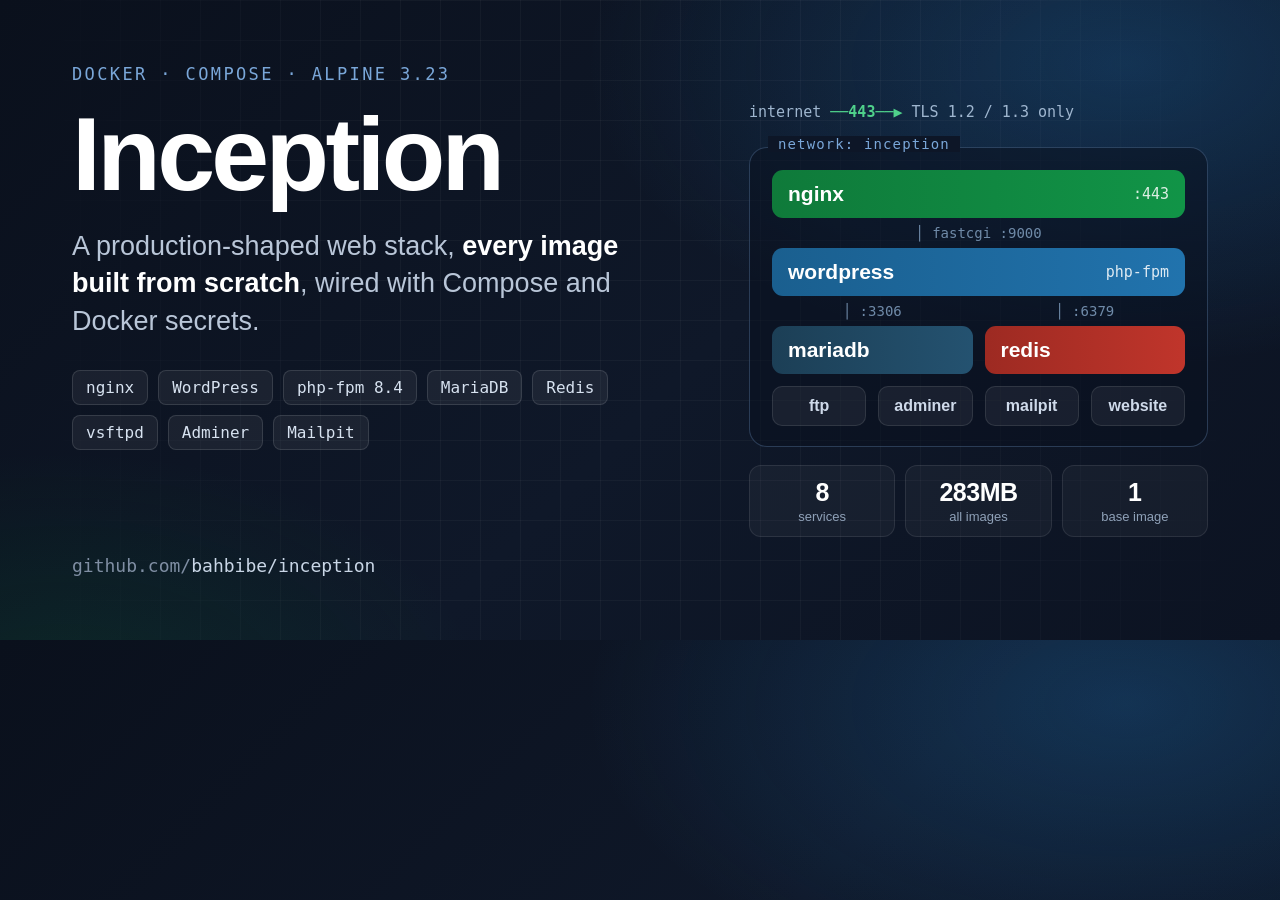
<file: docs/social-preview.html>
<!doctype html><html><head><meta charset="utf-8"><style>
*{box-sizing:border-box;margin:0;padding:0}
html,body{width:1280px;height:640px;overflow:hidden}
body{font-family:"Noto Sans",sans-serif;color:#e6edf6;
 background:
  radial-gradient(900px 500px at 88% 10%, rgba(36,150,237,.22), transparent 60%),
  radial-gradient(700px 420px at 5% 110%, rgba(0,150,57,.14), transparent 60%),
  linear-gradient(135deg,#0a101c 0%,#0f1829 55%,#0c1322 100%);
 position:relative}
.grid{position:absolute;inset:0;
 background-image:linear-gradient(rgba(255,255,255,.035) 1px,transparent 1px),
 linear-gradient(90deg,rgba(255,255,255,.035) 1px,transparent 1px);
 background-size:40px 40px;mask-image:linear-gradient(90deg,transparent,#000 30%,#000 70%,transparent)}
.wrap{position:absolute;inset:0;padding:64px 72px;display:flex;gap:56px}
.left{flex:1.15;display:flex;flex-direction:column}
.kicker{font-family:"JetBrains Mono",monospace;font-size:17px;letter-spacing:.14em;
 text-transform:uppercase;color:#7aa7d9}
h1{font-size:104px;font-weight:800;letter-spacing:-.035em;line-height:1;margin-top:18px;color:#fff}
.tag{font-size:27px;line-height:1.38;color:#b9c6d8;margin-top:22px;max-width:590px}
.tag b{color:#fff;font-weight:700}
.chips{display:flex;flex-wrap:wrap;gap:10px;margin-top:30px;max-width:620px}
.chip{font-family:"JetBrains Mono",monospace;font-size:16px;padding:7px 13px;border-radius:8px;
 background:rgba(255,255,255,.06);border:1px solid rgba(255,255,255,.12);color:#d7e2f0}
.foot{margin-top:auto;font-family:"JetBrains Mono",monospace;font-size:18px;color:#7f8ea3}
.foot span{color:#c9d6e6}
.right{flex:.85;display:flex;flex-direction:column;justify-content:center}
.stack{border:1px solid rgba(122,167,217,.28);border-radius:18px;padding:22px 22px 20px;
 background:rgba(10,18,32,.55);position:relative}
.stack .lbl{position:absolute;top:-12px;left:18px;background:#0d1627;padding:0 10px;
 font-family:"JetBrains Mono",monospace;font-size:14px;color:#7aa7d9;letter-spacing:.08em}
.row{display:flex;align-items:center;gap:12px}
.box{flex:1;border-radius:11px;padding:12px 16px;font-size:21px;font-weight:700;color:#fff;
 display:flex;justify-content:space-between;align-items:center}
.box small{font-family:"JetBrains Mono",monospace;font-size:15px;font-weight:500;opacity:.85}
.ng{background:linear-gradient(90deg,#0f7a3a,#119447)}
.wp{background:linear-gradient(90deg,#1a5f8f,#2173ad)}
.db{background:linear-gradient(90deg,#1c3f56,#245270)}
.rd{background:linear-gradient(90deg,#9d2a22,#c0352b)}
.mini{flex:1;border-radius:10px;padding:10px 12px;font-size:16px;font-weight:600;color:#cfdaea;
 background:rgba(255,255,255,.06);border:1px solid rgba(255,255,255,.10);text-align:center}
.arrow{font-family:"JetBrains Mono",monospace;font-size:14px;color:#6f8aa8;text-align:center;
 height:30px;line-height:30px}
.in{font-family:"JetBrains Mono",monospace;font-size:15px;color:#9fb6cf;margin-bottom:26px}
.in b{color:#4fd18b}
.stats{display:flex;gap:10px;margin-top:18px}
.stat{flex:1;border-radius:12px;padding:12px 10px;text-align:center;
 background:rgba(255,255,255,.04);border:1px solid rgba(255,255,255,.09)}
.stat .n{font-size:25px;font-weight:800;color:#fff;letter-spacing:-.02em}
.stat .t{font-size:13px;color:#8fa1b8;margin-top:2px}
</style></head><body><div class="grid"></div>
<div class="wrap">
 <div class="left">
  <div class="kicker">Docker · Compose · Alpine 3.23</div>
  <h1>Inception</h1>
  <p class="tag">A production-shaped web stack, <b>every image built from scratch</b>, wired with Compose and Docker secrets.</p>
  <div class="chips">
   <span class="chip">nginx</span><span class="chip">WordPress</span><span class="chip">php-fpm 8.4</span>
   <span class="chip">MariaDB</span><span class="chip">Redis</span><span class="chip">vsftpd</span>
   <span class="chip">Adminer</span><span class="chip">Mailpit</span>
  </div>
  <div class="foot">github.com/<span>bahbibe/inception</span></div>
 </div>
 <div class="right">
  <div class="in">internet <b>──443──▶</b> TLS 1.2 / 1.3 only</div>
  <div class="stack"><div class="lbl">network: inception</div>
   <div class="row"><div class="box ng">nginx <small>:443</small></div></div>
   <div class="arrow">│ fastcgi :9000</div>
   <div class="row"><div class="box wp">wordpress <small>php-fpm</small></div></div>
   <div class="row"><div class="arrow" style="flex:1">│ :3306</div><div class="arrow" style="flex:1">│ :6379</div></div>
   <div class="row"><div class="box db">mariadb</div><div class="box rd">redis</div></div>
   <div class="row" style="margin-top:12px">
    <div class="mini">ftp</div><div class="mini">adminer</div><div class="mini">mailpit</div><div class="mini">website</div>
   </div>
  </div>
  <div class="stats">
   <div class="stat"><div class="n">8</div><div class="t">services</div></div>
   <div class="stat"><div class="n">283MB</div><div class="t">all images</div></div>
   <div class="stat"><div class="n">1</div><div class="t">base image</div></div>
  </div>
 </div>
</div></body></html>
</file>
